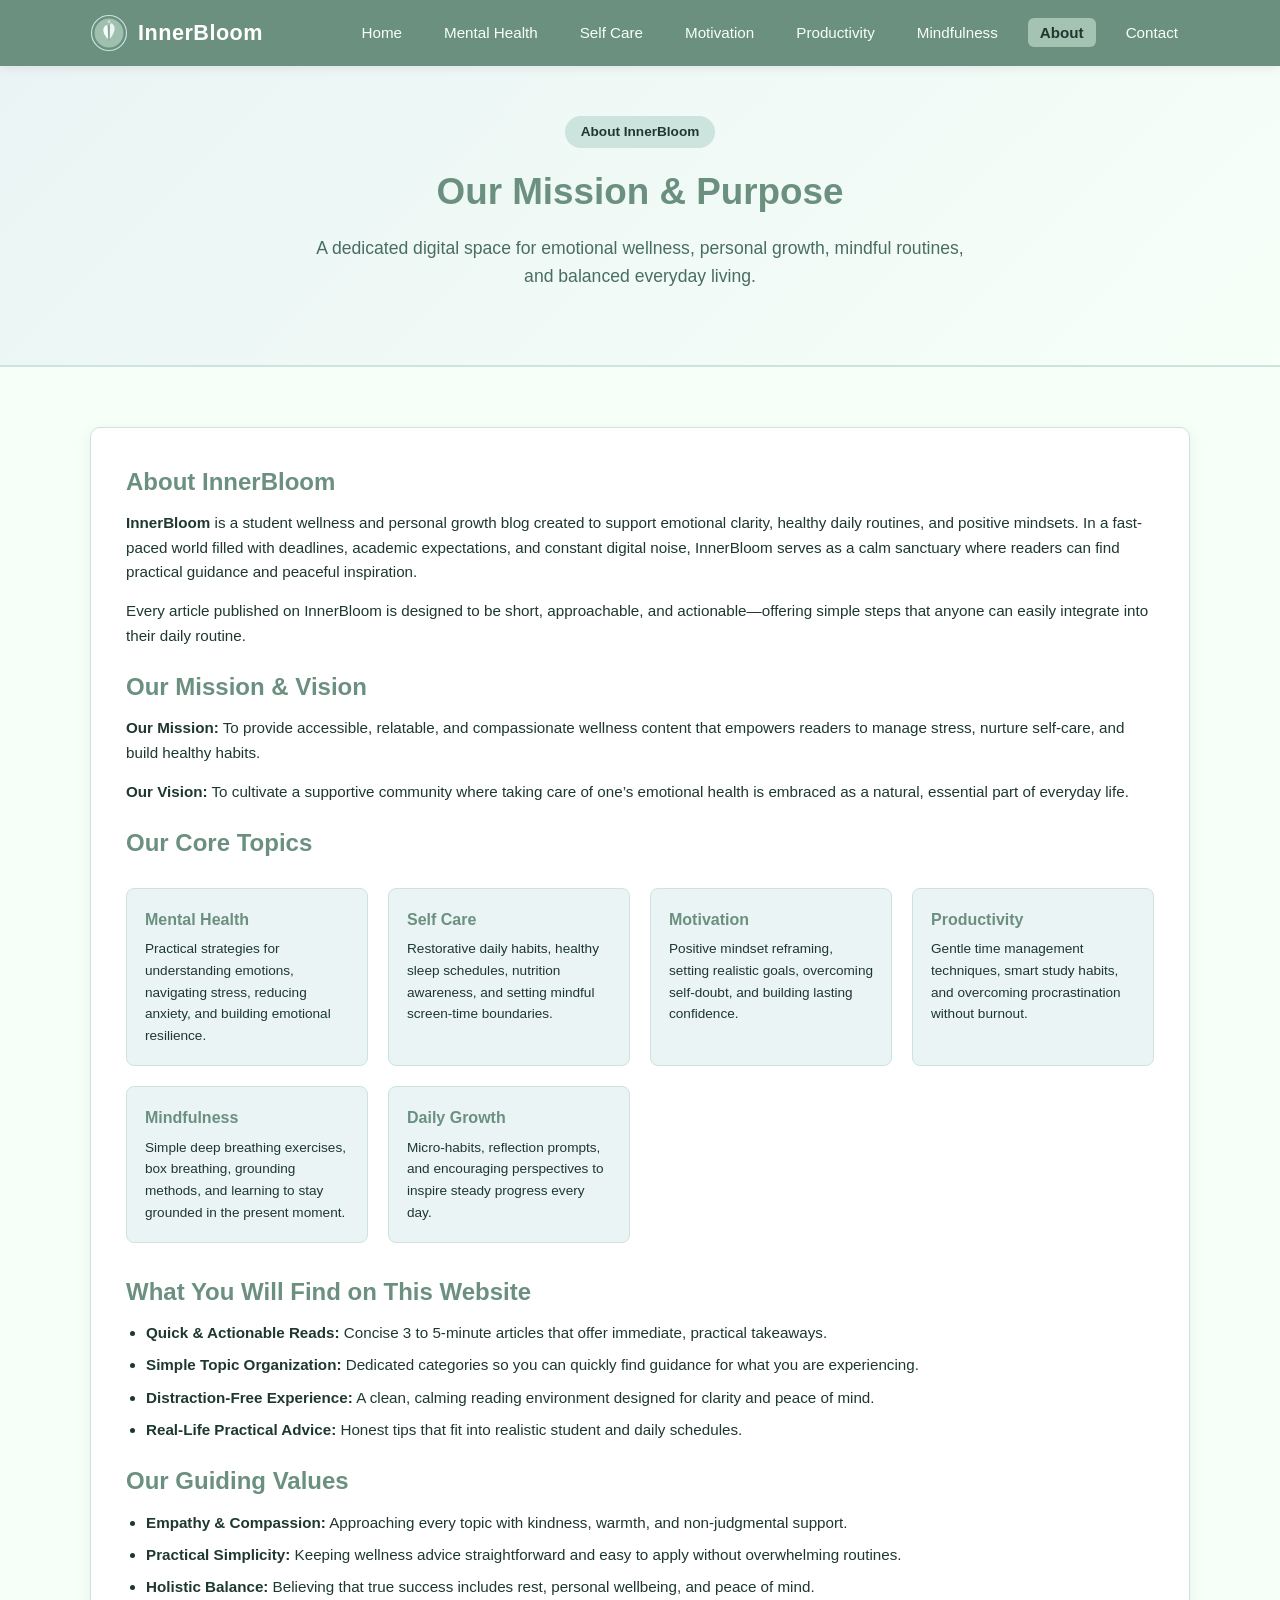
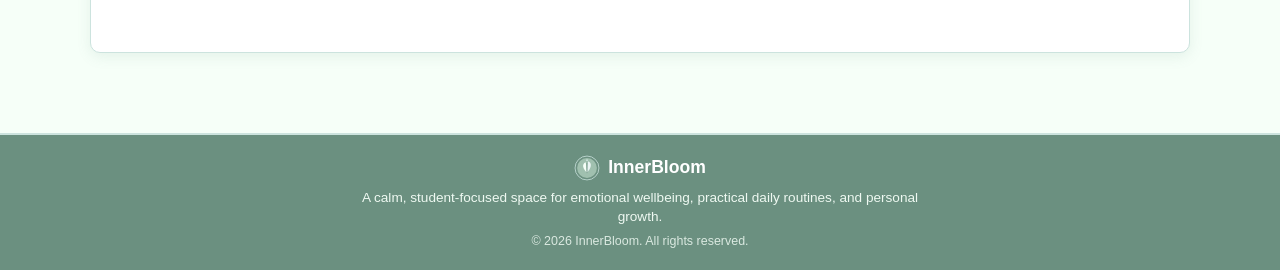
<file: about.html>
<!DOCTYPE html>
<html lang="en">
<head>
  <meta charset="UTF-8">
  <meta name="viewport" content="width=device-width, initial-scale=1.0">
  <title>About Us — InnerBloom</title>
  <meta name="description" content="Learn about InnerBloom, our mission, core values, and wellness topics dedicated to mental health and personal growth.">
  <link rel="icon" type="image/svg+xml" href="logo.svg">
  <link rel="stylesheet" href="style.css">
</head>
<body>

  <!-- Header & Navigation -->
  <header class="site-header">
    <div class="container">
      <nav class="navbar">
        <div class="logo">
          <a href="index.html">
            <img src="logo.svg" alt="InnerBloom Logo" class="logo-img" width="38" height="38">
            <span>InnerBloom</span>
          </a>
        </div>

        <button class="mobile-toggle" id="mobileToggle" aria-label="Toggle Menu">☰</button>

        <ul class="nav-links" id="navLinks">
          <li><a href="index.html">Home</a></li>
          <li><a href="mental-health.html">Mental Health</a></li>
          <li><a href="self-care.html">Self Care</a></li>
          <li><a href="motivation.html">Motivation</a></li>
          <li><a href="productivity.html">Productivity</a></li>
          <li><a href="mindfulness.html">Mindfulness</a></li>
          <li><a href="about.html" class="active">About</a></li>
          <li><a href="contact.html">Contact</a></li>
        </ul>
      </nav>
    </div>
  </header>

  <!-- Hero Banner -->
  <section class="hero-section">
    <div class="container">
      <span class="hero-badge">About InnerBloom</span>
      <h1 class="hero-title">Our Mission & Purpose</h1>
      <p class="hero-subtitle">
        A dedicated digital space for emotional wellness, personal growth, mindful routines, and balanced everyday living.
      </p>
    </div>
  </section>

  <!-- Main Content -->
  <main class="main-content-section">
    <div class="container">
      
      <div class="content-box">
        <h2>About InnerBloom</h2>
        <p>
          <strong>InnerBloom</strong> is a student wellness and personal growth blog created to support emotional clarity, healthy daily routines, and positive mindsets. In a fast-paced world filled with deadlines, academic expectations, and constant digital noise, InnerBloom serves as a calm sanctuary where readers can find practical guidance and peaceful inspiration.
        </p>
        <p>
          Every article published on InnerBloom is designed to be short, approachable, and actionable—offering simple steps that anyone can easily integrate into their daily routine.
        </p>

        <h2>Our Mission & Vision</h2>
        <p>
          <strong>Our Mission:</strong> To provide accessible, relatable, and compassionate wellness content that empowers readers to manage stress, nurture self-care, and build healthy habits.
        </p>
        <p>
          <strong>Our Vision:</strong> To cultivate a supportive community where taking care of one’s emotional health is embraced as a natural, essential part of everyday life.
        </p>

        <h2>Our Core Topics</h2>
        <div class="project-details-grid">
          <div class="info-card">
            <h4>Mental Health</h4>
            <p>Practical strategies for understanding emotions, navigating stress, reducing anxiety, and building emotional resilience.</p>
          </div>

          <div class="info-card">
            <h4>Self Care</h4>
            <p>Restorative daily habits, healthy sleep schedules, nutrition awareness, and setting mindful screen-time boundaries.</p>
          </div>

          <div class="info-card">
            <h4>Motivation</h4>
            <p>Positive mindset reframing, setting realistic goals, overcoming self-doubt, and building lasting confidence.</p>
          </div>

          <div class="info-card">
            <h4>Productivity</h4>
            <p>Gentle time management techniques, smart study habits, and overcoming procrastination without burnout.</p>
          </div>

          <div class="info-card">
            <h4>Mindfulness</h4>
            <p>Simple deep breathing exercises, box breathing, grounding methods, and learning to stay grounded in the present moment.</p>
          </div>

          <div class="info-card">
            <h4>Daily Growth</h4>
            <p>Micro-habits, reflection prompts, and encouraging perspectives to inspire steady progress every day.</p>
          </div>
        </div>

        <h2 style="margin-top: 30px;">What You Will Find on This Website</h2>
        <ul>
          <li><strong>Quick &amp; Actionable Reads:</strong> Concise 3 to 5-minute articles that offer immediate, practical takeaways.</li>
          <li><strong>Simple Topic Organization:</strong> Dedicated categories so you can quickly find guidance for what you are experiencing.</li>
          <li><strong>Distraction-Free Experience:</strong> A clean, calming reading environment designed for clarity and peace of mind.</li>
          <li><strong>Real-Life Practical Advice:</strong> Honest tips that fit into realistic student and daily schedules.</li>
        </ul>

        <h2>Our Guiding Values</h2>
        <ul>
          <li><strong>Empathy &amp; Compassion:</strong> Approaching every topic with kindness, warmth, and non-judgmental support.</li>
          <li><strong>Practical Simplicity:</strong> Keeping wellness advice straightforward and easy to apply without overwhelming routines.</li>
          <li><strong>Holistic Balance:</strong> Believing that true success includes rest, personal wellbeing, and peace of mind.</li>
        </ul>
      </div>

    </div>
  </main>

  <!-- Footer -->
  <footer class="site-footer">
    <div class="container">
      <div class="footer-content">
        <div class="footer-brand">
          <img src="logo.svg" alt="InnerBloom Logo" class="footer-logo-img" width="26" height="26">
          <span class="footer-brand-name">InnerBloom</span>
        </div>
        <p class="footer-summary">
          A calm, student-focused space for emotional wellbeing, practical daily routines, and personal growth.
        </p>
        <p class="footer-copyright">
          &copy; 2026 InnerBloom. All rights reserved.
        </p>
      </div>
    </div>
  </footer>

  <script src="script.js"></script>
</body>
</html>
</file>
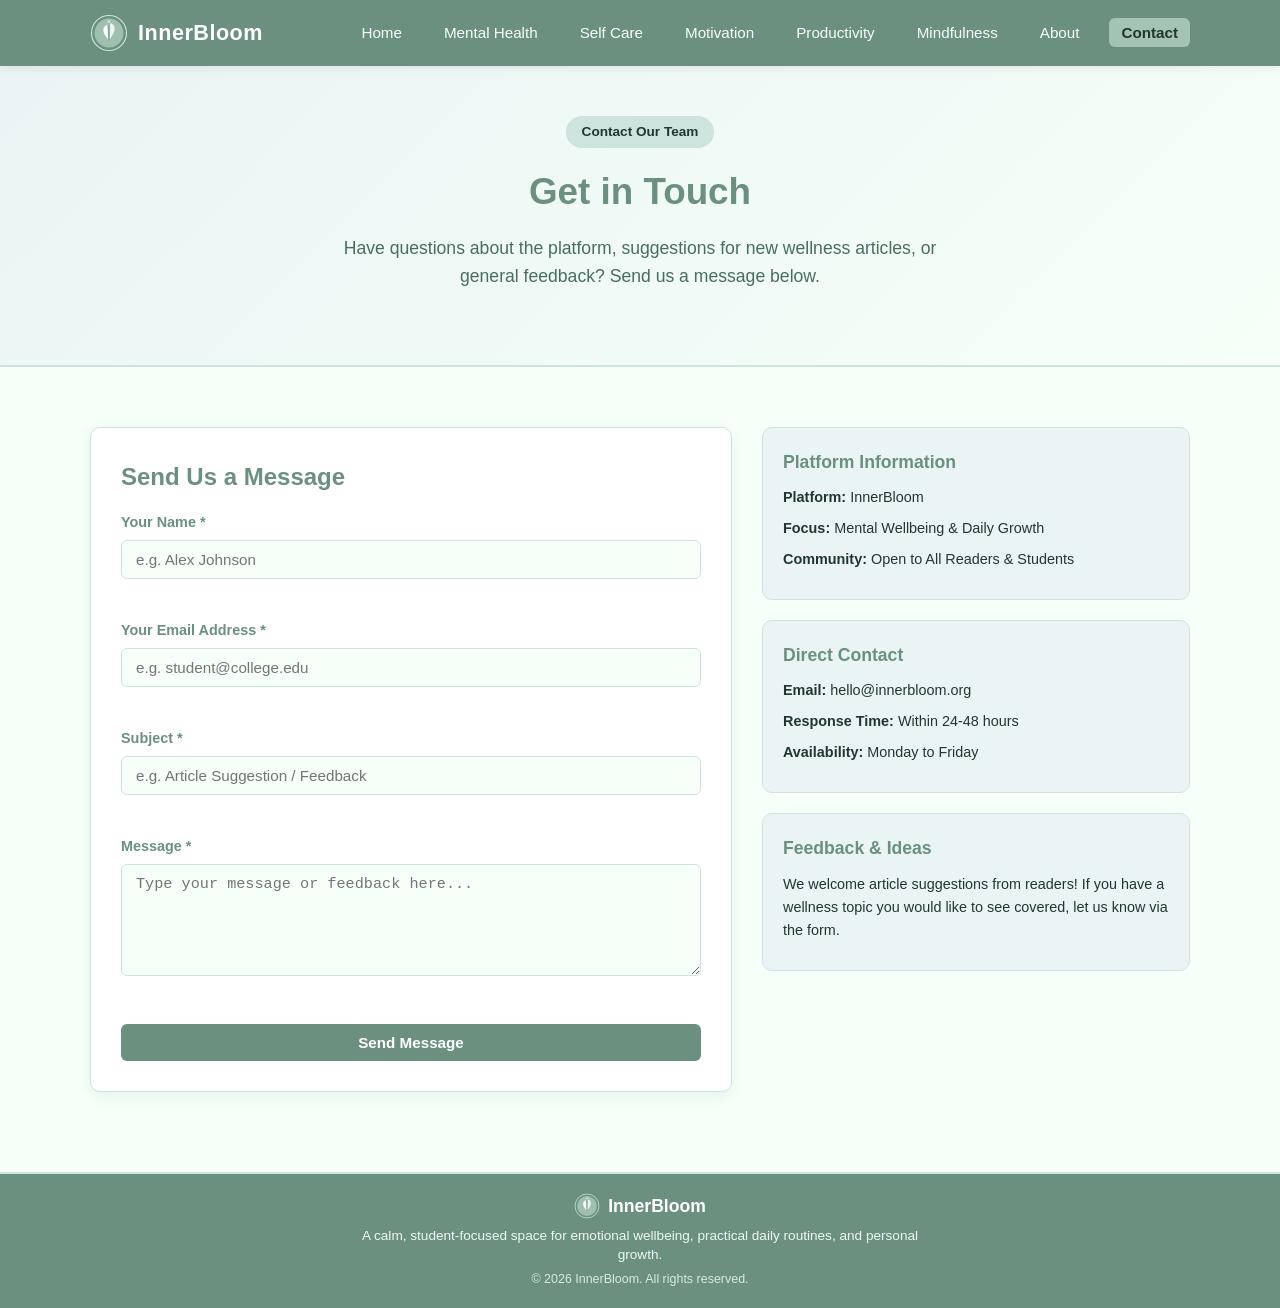
<file: contact.html>
<!DOCTYPE html>
<html lang="en">
<head>
  <meta charset="UTF-8">
  <meta name="viewport" content="width=device-width, initial-scale=1.0">
  <title>Contact Us — InnerBloom</title>
  <meta name="description" content="Get in touch with the InnerBloom student project team. Send questions, feedback, or suggestions.">
  <link rel="icon" type="image/svg+xml" href="logo.svg">
  <link rel="stylesheet" href="style.css">
</head>
<body>

  <!-- Header & Navigation -->
  <header class="site-header">
    <div class="container">
      <nav class="navbar">
        <div class="logo">
          <a href="index.html">
            <img src="logo.svg" alt="InnerBloom Logo" class="logo-img" width="38" height="38">
            <span>InnerBloom</span>
          </a>
        </div>

        <button class="mobile-toggle" id="mobileToggle" aria-label="Toggle Menu">☰</button>

        <ul class="nav-links" id="navLinks">
          <li><a href="index.html">Home</a></li>
          <li><a href="mental-health.html">Mental Health</a></li>
          <li><a href="self-care.html">Self Care</a></li>
          <li><a href="motivation.html">Motivation</a></li>
          <li><a href="productivity.html">Productivity</a></li>
          <li><a href="mindfulness.html">Mindfulness</a></li>
          <li><a href="about.html">About</a></li>
          <li><a href="contact.html" class="active">Contact</a></li>
        </ul>
      </nav>
    </div>
  </header>

  <!-- Hero Banner -->
  <section class="hero-section">
    <div class="container">
      <span class="hero-badge">Contact Our Team</span>
      <h1 class="hero-title">Get in Touch</h1>
      <p class="hero-subtitle">
        Have questions about the platform, suggestions for new wellness articles, or general feedback? Send us a message below.
      </p>
    </div>
  </section>

  <!-- Main Content -->
  <main class="main-content-section">
    <div class="container">
      
      <div class="contact-layout">
        
        <!-- Contact Form -->
        <div class="contact-card">
          <h2>Send Us a Message</h2>
          <div class="form-alert success" id="successAlert"></div>

          <form id="contactForm" novalidate>
            <div class="form-group">
              <label for="name">Your Name *</label>
              <input type="text" id="name" class="form-control" placeholder="e.g. Alex Johnson">
              <span class="error-text" id="nameError"></span>
            </div>

            <div class="form-group">
              <label for="email">Your Email Address *</label>
              <input type="email" id="email" class="form-control" placeholder="e.g. student@college.edu">
              <span class="error-text" id="emailError"></span>
            </div>

            <div class="form-group">
              <label for="subject">Subject *</label>
              <input type="text" id="subject" class="form-control" placeholder="e.g. Article Suggestion / Feedback">
              <span class="error-text" id="subjectError"></span>
            </div>

            <div class="form-group">
              <label for="message">Message *</label>
              <textarea id="message" rows="5" class="form-control" placeholder="Type your message or feedback here..."></textarea>
              <span class="error-text" id="messageError"></span>
            </div>

            <button type="submit" class="btn btn-primary" style="width: 100%;">Send Message</button>
          </form>
        </div>

        <!-- Side Info Cards -->
        <div class="contact-side-info">
          <div class="side-info-card">
            <h3>Platform Information</h3>
            <p><strong>Platform:</strong> InnerBloom</p>
            <p><strong>Focus:</strong> Mental Wellbeing &amp; Daily Growth</p>
            <p><strong>Community:</strong> Open to All Readers &amp; Students</p>
          </div>

          <div class="side-info-card">
            <h3>Direct Contact</h3>
            <p><strong>Email:</strong> hello@innerbloom.org</p>
            <p><strong>Response Time:</strong> Within 24-48 hours</p>
            <p><strong>Availability:</strong> Monday to Friday</p>
          </div>

          <div class="side-info-card">
            <h3>Feedback &amp; Ideas</h3>
            <p>
              We welcome article suggestions from readers! If you have a wellness topic you would like to see covered, let us know via the form.
            </p>
          </div>
        </div>

      </div>

    </div>
  </main>

  <!-- Footer -->
  <footer class="site-footer">
    <div class="container">
      <div class="footer-content">
        <div class="footer-brand">
          <img src="logo.svg" alt="InnerBloom Logo" class="footer-logo-img" width="26" height="26">
          <span class="footer-brand-name">InnerBloom</span>
        </div>
        <p class="footer-summary">
          A calm, student-focused space for emotional wellbeing, practical daily routines, and personal growth.
        </p>
        <p class="footer-copyright">
          &copy; 2026 InnerBloom. All rights reserved.
        </p>
      </div>
    </div>
  </footer>

  <script src="script.js"></script>
</body>
</html>
</file>
<file: style.css>
/* ==========================================================================
   InnerBloom — Student Mental Health & Wellness Blog
   College Web Technology Minor Project
   Color Palette:
     --sage-dark:     #6B9080 (Deep Sage Green - Header, Primary Headings, Main Buttons)
     --sage-medium:   #A4C3B2 (Soft Seafoam Sage - Badges, Nav Hovers, Accents)
     --mint-pale:     #CCE3DE (Pale Mint Celadon - Borders & Dividers)
     --ice-soft:      #EAF4F4 (Ice Mist - Cards & Subtle Section Backdrops)
     --bg-page:       #F6FFF8 (Light Honeydew - Page Background)
   ========================================================================== */

:root {
  --sage-dark: #6B9080;
  --sage-medium: #A4C3B2;
  --mint-pale: #CCE3DE;
  --ice-soft: #EAF4F4;
  --bg-page: #F6FFF8;
  
  --white: #FFFFFF;
  --text-dark: #1E382F;
  --text-muted: #496E61;
  --shadow: 0 4px 14px rgba(107, 144, 128, 0.12);
  --shadow-hover: 0 8px 22px rgba(107, 144, 128, 0.22);
  --radius: 10px;
  --transition: all 0.3s ease;
}

/* Base Styles */
* {
  margin: 0;
  padding: 0;
  box-sizing: border-box;
}

body {
  font-family: 'Segoe UI', Tahoma, Geneva, Verdana, sans-serif;
  background-color: var(--bg-page);
  color: var(--text-dark);
  line-height: 1.6;
  min-height: 100vh;
  display: flex;
  flex-direction: column;
}

a {
  color: var(--sage-dark);
  text-decoration: none;
  transition: var(--transition);
}

a:hover {
  color: var(--text-dark);
}

img {
  max-width: 100%;
  height: auto;
  display: block;
}

/* Container */
.container {
  max-width: 1140px;
  margin: 0 auto;
  padding: 0 20px;
}

/* ==========================================================================
   Header & Navigation
   ========================================================================== */
.site-header {
  background-color: var(--sage-dark);
  color: var(--bg-page);
  position: sticky;
  top: 0;
  z-index: 1000;
  box-shadow: 0 2px 10px rgba(0, 0, 0, 0.08);
}

.navbar {
  display: flex;
  justify-content: space-between;
  align-items: center;
  padding: 14px 0;
}

.logo a {
  display: flex;
  align-items: center;
  gap: 10px;
  color: var(--white);
  font-size: 1.35rem;
  font-weight: 700;
  letter-spacing: 0.5px;
}

.logo-img {
  width: 38px;
  height: 38px;
  border-radius: 50%;
  display: block;
  object-fit: contain;
}

.nav-links {
  display: flex;
  list-style: none;
  gap: 18px;
  align-items: center;
}

.nav-links a {
  color: var(--bg-page);
  font-weight: 500;
  font-size: 0.95rem;
  padding: 6px 12px;
  border-radius: 6px;
  transition: var(--transition);
}

.nav-links a:hover,
.nav-links a.active {
  background-color: var(--sage-medium);
  color: var(--text-dark);
  font-weight: 600;
}

/* Mobile Toggle */
.mobile-toggle {
  display: none;
  background: none;
  border: none;
  color: var(--white);
  font-size: 1.6rem;
  cursor: pointer;
}

/* ==========================================================================
   Hero Section
   ========================================================================== */
.hero-section {
  background: linear-gradient(135deg, var(--ice-soft), var(--bg-page));
  border-bottom: 2px solid var(--mint-pale);
  padding: 50px 0;
  text-align: center;
}

.hero-badge {
  display: inline-block;
  background-color: var(--mint-pale);
  color: var(--text-dark);
  font-size: 0.85rem;
  font-weight: 600;
  padding: 5px 16px;
  border-radius: 20px;
  margin-bottom: 15px;
}

.hero-title {
  font-size: 2.3rem;
  color: var(--sage-dark);
  margin-bottom: 12px;
  font-weight: 700;
}

.hero-subtitle {
  font-size: 1.1rem;
  color: var(--text-muted);
  max-width: 650px;
  margin: 0 auto 25px auto;
}

.hero-buttons {
  display: flex;
  justify-content: center;
  gap: 15px;
  flex-wrap: wrap;
}

.btn {
  display: inline-block;
  padding: 10px 22px;
  border-radius: 6px;
  font-weight: 600;
  font-size: 0.95rem;
  cursor: pointer;
  border: none;
  transition: var(--transition);
}

.btn-primary {
  background-color: var(--sage-dark);
  color: var(--white);
}

.btn-primary:hover {
  background-color: var(--text-dark);
  color: var(--white);
}

.btn-secondary {
  background-color: var(--white);
  color: var(--sage-dark);
  border: 2px solid var(--sage-medium);
}

.btn-secondary:hover {
  background-color: var(--ice-soft);
  color: var(--text-dark);
}

/* ==========================================================================
   Search & Filter Bar
   ========================================================================== */
.search-filter-section {
  padding: 30px 0 10px 0;
}

.search-box-wrapper {
  background-color: var(--white);
  border: 1px solid var(--mint-pale);
  border-radius: var(--radius);
  padding: 20px;
  box-shadow: var(--shadow);
  display: flex;
  flex-direction: column;
  gap: 15px;
}

.search-form {
  display: flex;
  gap: 10px;
}

.search-input {
  flex: 1;
  padding: 11px 16px;
  border: 1px solid var(--mint-pale);
  border-radius: 6px;
  font-size: 0.95rem;
  background-color: var(--bg-page);
  color: var(--text-dark);
  outline: none;
}

.search-input:focus {
  border-color: var(--sage-dark);
  background-color: var(--white);
}

.search-btn {
  background-color: var(--sage-dark);
  color: var(--white);
  border: none;
  padding: 0 20px;
  border-radius: 6px;
  font-weight: 600;
  cursor: pointer;
  transition: var(--transition);
}

.search-btn:hover {
  background-color: var(--text-dark);
}

.filter-tags {
  display: flex;
  align-items: center;
  gap: 8px;
  flex-wrap: wrap;
}

.filter-label {
  font-size: 0.85rem;
  font-weight: 600;
  color: var(--sage-dark);
  margin-right: 5px;
}

.filter-pill {
  background-color: var(--ice-soft);
  color: var(--text-dark);
  border: 1px solid var(--mint-pale);
  padding: 5px 12px;
  border-radius: 20px;
  font-size: 0.85rem;
  cursor: pointer;
  transition: var(--transition);
}

.filter-pill:hover,
.filter-pill.active {
  background-color: var(--sage-dark);
  color: var(--white);
  border-color: var(--sage-dark);
}

/* ==========================================================================
   Blog Posts Grid & Cards
   ========================================================================== */
.main-content-section {
  padding: 30px 0 50px 0;
  flex: 1;
}

.section-title-wrap {
  text-align: center;
  margin-bottom: 30px;
}

.section-title {
  font-size: 1.8rem;
  color: var(--sage-dark);
  font-weight: 700;
  position: relative;
  display: inline-block;
  padding-bottom: 8px;
}

.section-title::after {
  content: '';
  position: absolute;
  bottom: 0;
  left: 50%;
  transform: translateX(-50%);
  width: 50px;
  height: 3px;
  background-color: var(--sage-medium);
  border-radius: 2px;
}

.section-subtitle {
  color: var(--text-muted);
  font-size: 0.95rem;
  margin-top: 8px;
}

.blogs-grid {
  display: grid;
  grid-template-columns: repeat(auto-fill, minmax(320px, 1fr));
  gap: 25px;
}

.blog-card {
  background-color: var(--white);
  border: 1px solid var(--mint-pale);
  border-radius: var(--radius);
  overflow: hidden;
  box-shadow: var(--shadow);
  display: flex;
  flex-direction: column;
  transition: var(--transition);
}

.blog-card:hover {
  transform: translateY(-4px);
  box-shadow: var(--shadow-hover);
  border-color: var(--sage-medium);
}

.blog-card-media {
  position: relative;
  height: 190px;
  overflow: hidden;
  background-color: var(--ice-soft);
}

.blog-card-media img {
  width: 100%;
  height: 100%;
  object-fit: cover;
  transition: transform 0.4s ease;
}

.blog-card:hover .blog-card-media img {
  transform: scale(1.05);
}

.card-category-badge {
  position: absolute;
  top: 12px;
  left: 12px;
  background-color: var(--sage-dark);
  color: var(--white);
  font-size: 0.75rem;
  font-weight: 600;
  padding: 4px 10px;
  border-radius: 4px;
}

.blog-card-body {
  padding: 20px;
  display: flex;
  flex-direction: column;
  flex: 1;
}

.blog-meta {
  display: flex;
  align-items: center;
  gap: 8px;
  font-size: 0.8rem;
  color: var(--text-muted);
  margin-bottom: 10px;
}

.blog-card-title {
  font-size: 1.15rem;
  color: var(--sage-dark);
  font-weight: 700;
  margin-bottom: 10px;
  line-height: 1.4;
}

.blog-card-desc {
  font-size: 0.9rem;
  color: var(--text-dark);
  margin-bottom: 18px;
  flex: 1;
  line-height: 1.55;
}

.blog-card-footer {
  border-top: 1px solid var(--mint-pale);
  padding-top: 14px;
  display: flex;
  justify-content: space-between;
  align-items: center;
}

.read-btn {
  background-color: var(--ice-soft);
  color: var(--sage-dark);
  border: 1px solid var(--mint-pale);
  padding: 6px 14px;
  border-radius: 6px;
  font-size: 0.85rem;
  font-weight: 600;
  cursor: pointer;
  transition: var(--transition);
}

.read-btn:hover {
  background-color: var(--sage-dark);
  color: var(--white);
}

.read-time-tag {
  font-size: 0.8rem;
  color: var(--text-muted);
  font-weight: 500;
}

/* Empty search box */
.no-results {
  grid-column: 1 / -1;
  background-color: var(--white);
  border: 1px solid var(--mint-pale);
  border-radius: var(--radius);
  padding: 40px 20px;
  text-align: center;
  color: var(--text-muted);
}

.no-results h3 {
  color: var(--sage-dark);
  margin-bottom: 8px;
}

/* ==========================================================================
   Category Navigation Cards (Home Showcase)
   ========================================================================== */
.categories-showcase {
  background-color: var(--ice-soft);
  border-top: 1px solid var(--mint-pale);
  border-bottom: 1px solid var(--mint-pale);
  padding: 45px 0;
  margin-top: 20px;
}

.category-grid {
  display: grid;
  grid-template-columns: repeat(auto-fit, minmax(200px, 1fr));
  gap: 20px;
}

.category-box {
  background-color: var(--white);
  border: 1px solid var(--mint-pale);
  border-radius: var(--radius);
  padding: 22px 18px;
  text-align: center;
  transition: var(--transition);
  box-shadow: var(--shadow);
}

.category-box:hover {
  transform: translateY(-4px);
  border-color: var(--sage-medium);
  box-shadow: var(--shadow-hover);
}

.cat-icon {
  font-size: 2rem;
  margin-bottom: 10px;
}

.cat-title {
  font-size: 1.1rem;
  font-weight: 700;
  color: var(--sage-dark);
  margin-bottom: 8px;
}

.cat-desc {
  font-size: 0.85rem;
  color: var(--text-muted);
  margin-bottom: 14px;
}

.cat-link {
  font-size: 0.85rem;
  font-weight: 600;
  color: var(--sage-dark);
}

.cat-link:hover {
  text-decoration: underline;
}

/* ==========================================================================
   About Page & Static Content
   ========================================================================== */
.content-box {
  background-color: var(--white);
  border: 1px solid var(--mint-pale);
  border-radius: var(--radius);
  padding: 35px;
  margin: 30px 0;
  box-shadow: var(--shadow);
}

.content-box h2 {
  color: var(--sage-dark);
  font-size: 1.5rem;
  margin-top: 20px;
  margin-bottom: 10px;
}

.content-box h2:first-child {
  margin-top: 0;
}

.content-box p {
  margin-bottom: 15px;
  font-size: 0.95rem;
}

.content-box ul,
.content-box ol {
  margin-left: 20px;
  margin-bottom: 18px;
  font-size: 0.95rem;
}

.content-box li {
  margin-bottom: 8px;
}

.project-details-grid {
  display: grid;
  grid-template-columns: repeat(auto-fit, minmax(240px, 1fr));
  gap: 20px;
  margin-top: 25px;
}

.info-card {
  background-color: var(--ice-soft);
  border: 1px solid var(--mint-pale);
  border-radius: 8px;
  padding: 18px;
}

.info-card h4 {
  color: var(--sage-dark);
  font-size: 1rem;
  margin-bottom: 6px;
}

.info-card p {
  font-size: 0.85rem;
  color: var(--text-dark);
  margin: 0;
}

/* ==========================================================================
   Contact Form Page
   ========================================================================== */
.contact-layout {
  display: grid;
  grid-template-columns: 1.5fr 1fr;
  gap: 30px;
  margin: 30px 0;
}

.contact-card {
  background-color: var(--white);
  border: 1px solid var(--mint-pale);
  border-radius: var(--radius);
  padding: 30px;
  box-shadow: var(--shadow);
}

.contact-card h2 {
  color: var(--sage-dark);
  margin-bottom: 15px;
}

.form-group {
  margin-bottom: 18px;
}

.form-group label {
  display: block;
  font-size: 0.9rem;
  font-weight: 600;
  color: var(--sage-dark);
  margin-bottom: 6px;
}

.form-control {
  width: 100%;
  padding: 10px 14px;
  border: 1px solid var(--mint-pale);
  border-radius: 6px;
  background-color: var(--bg-page);
  color: var(--text-dark);
  font-size: 0.95rem;
  outline: none;
  transition: var(--transition);
}

.form-control:focus {
  border-color: var(--sage-dark);
  background-color: var(--white);
}

.error-text {
  color: #B00020;
  font-size: 0.8rem;
  margin-top: 4px;
  display: block;
  min-height: 18px;
}

.form-alert {
  padding: 12px 16px;
  border-radius: 6px;
  font-size: 0.9rem;
  margin-bottom: 15px;
  display: none;
}

.form-alert.success {
  background-color: #D4EDDA;
  color: #155724;
  border: 1px solid #C3E6CB;
}

.contact-side-info {
  display: flex;
  flex-direction: column;
  gap: 20px;
}

.side-info-card {
  background-color: var(--ice-soft);
  border: 1px solid var(--mint-pale);
  border-radius: var(--radius);
  padding: 20px;
}

.side-info-card h3 {
  color: var(--sage-dark);
  font-size: 1.1rem;
  margin-bottom: 10px;
}

.side-info-card p {
  font-size: 0.9rem;
  margin-bottom: 8px;
}

/* ==========================================================================
   Article Modal / Reader Popup
   ========================================================================== */
.modal-backdrop {
  position: fixed;
  top: 0;
  left: 0;
  width: 100%;
  height: 100%;
  background-color: rgba(30, 56, 47, 0.65);
  display: none;
  justify-content: center;
  align-items: center;
  z-index: 2000;
  padding: 20px;
}

.modal-window {
  background-color: var(--white);
  border: 2px solid var(--mint-pale);
  border-radius: var(--radius);
  max-width: 750px;
  width: 100%;
  max-height: 90vh;
  display: flex;
  flex-direction: column;
  box-shadow: 0 10px 30px rgba(0, 0, 0, 0.25);
  overflow: hidden;
  position: relative;
}

.modal-close-btn {
  position: absolute;
  top: 15px;
  right: 15px;
  background-color: var(--ice-soft);
  border: 1px solid var(--mint-pale);
  color: var(--sage-dark);
  width: 32px;
  height: 32px;
  border-radius: 50%;
  font-size: 1.2rem;
  display: flex;
  align-items: center;
  justify-content: center;
  cursor: pointer;
  z-index: 10;
  transition: var(--transition);
}

.modal-close-btn:hover {
  background-color: var(--sage-dark);
  color: var(--white);
}

.modal-body {
  padding: 30px;
  overflow-y: auto;
}

.modal-category-tag {
  display: inline-block;
  background-color: var(--ice-soft);
  color: var(--sage-dark);
  font-weight: 600;
  font-size: 0.8rem;
  padding: 4px 12px;
  border-radius: 4px;
  margin-bottom: 10px;
}

.modal-article-title {
  font-size: 1.6rem;
  color: var(--sage-dark);
  margin-bottom: 10px;
  line-height: 1.3;
}

.modal-article-meta {
  font-size: 0.85rem;
  color: var(--text-muted);
  margin-bottom: 18px;
  border-bottom: 1px solid var(--mint-pale);
  padding-bottom: 12px;
}

.modal-article-img {
  width: 100%;
  max-height: 320px;
  object-fit: cover;
  border-radius: 8px;
  margin-bottom: 20px;
  border: 1px solid var(--mint-pale);
}

.modal-text {
  font-size: 0.95rem;
  line-height: 1.7;
}

.modal-text h3 {
  color: var(--sage-dark);
  font-size: 1.2rem;
  margin: 18px 0 8px 0;
}

.modal-text p {
  margin-bottom: 12px;
}

.modal-text ul,
.modal-text ol {
  margin-left: 20px;
  margin-bottom: 14px;
}

.modal-text li {
  margin-bottom: 6px;
}

.article-quote {
  background-color: var(--ice-soft);
  border-left: 4px solid var(--sage-dark);
  padding: 12px 16px;
  margin: 16px 0;
  font-style: italic;
  color: var(--sage-dark);
  border-radius: 0 6px 6px 0;
}

/* ==========================================================================
   Footer (Slim & Clean)
   ========================================================================== */
.site-footer {
  background-color: var(--sage-dark);
  color: var(--bg-page);
  border-top: 2px solid var(--mint-pale);
  padding: 18px 0;
  margin-top: auto;
}

.footer-content {
  display: flex;
  flex-direction: column;
  align-items: center;
  text-align: center;
  gap: 6px;
}

.footer-brand {
  display: flex;
  align-items: center;
  gap: 8px;
}

.footer-logo-img {
  width: 26px;
  height: 26px;
  border-radius: 50%;
  display: block;
}

.footer-brand-name {
  color: var(--white);
  font-size: 1.1rem;
  font-weight: 700;
}

.footer-summary {
  font-size: 0.85rem;
  color: var(--bg-page);
  max-width: 600px;
  line-height: 1.4;
  margin: 0;
  opacity: 0.95;
}

.footer-copyright {
  font-size: 0.78rem;
  color: var(--bg-page);
  opacity: 0.8;
  margin: 0;
}

/* ==========================================================================
   Responsive Adjustments
   ========================================================================== */
@media (max-width: 820px) {
  .mobile-toggle {
    display: block;
  }

  .nav-links {
    display: none;
    position: absolute;
    top: 100%;
    left: 0;
    width: 100%;
    background-color: var(--sage-dark);
    flex-direction: column;
    padding: 15px 20px;
    gap: 12px;
    border-top: 1px solid var(--mint-pale);
  }

  .nav-links.show {
    display: flex;
  }

  .contact-layout {
    grid-template-columns: 1fr;
  }
}

@media (max-width: 550px) {
  .hero-title {
    font-size: 1.8rem;
  }

  .search-form {
    flex-direction: column;
  }

  .search-btn {
    padding: 10px;
  }

  .blogs-grid {
    grid-template-columns: 1fr;
  }

  .content-box {
    padding: 20px;
  }
}
</file>
